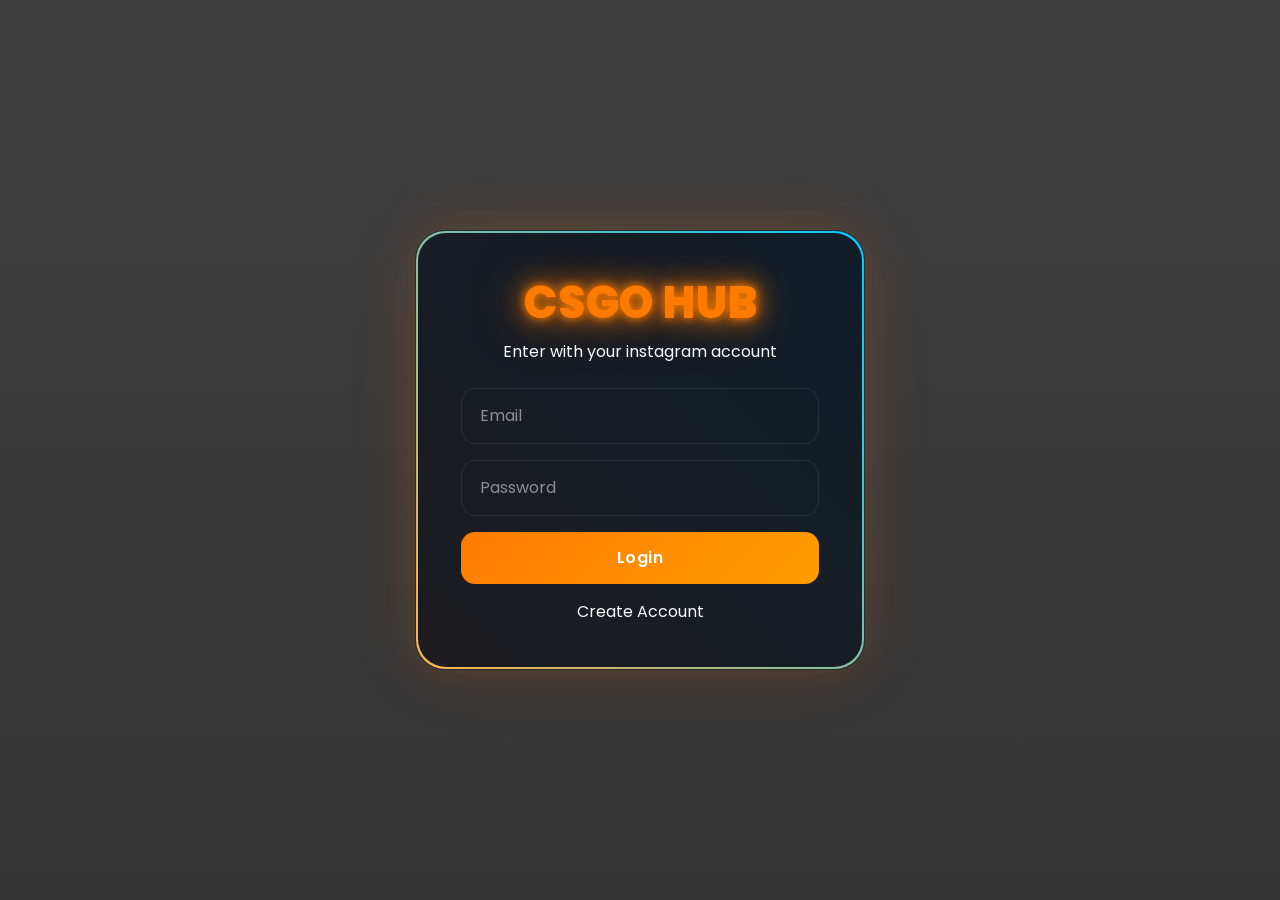
<file: CSGO/index.html>
<!DOCTYPE html>
<html lang="en">
<head>
<meta charset="UTF-8">
<meta name="viewport" content="width=device-width, initial-scale=1.0">

<title>CSGO Hub - Login</title>

<link href="https://cdn.jsdelivr.net/npm/bootstrap@5.3.3/dist/css/bootstrap.min.css" rel="stylesheet">
<link rel="stylesheet" href="style.css">

</head>
<body class="login-page">

<div class="glass-card login-box">

    <h1 class="logo">CSGO HUB</h1>

    <p class="text-light text-center mb-4">
        Enter with your instagram account
    </p>

    <form action="home.html">

        <div class="mb-3">
            <input type="email" class="form-control custom-input" placeholder="Email" required>
        </div>

        <div class="mb-3">
            <input type="password" class="form-control custom-input" placeholder="Password" required>
        </div>

        <button type="submit" class="btn btn-orange w-100 mb-3">
            Login
        </button>

        <div class="text-center">
            <a href="signup.html" class="text-decoration-none text-light">
                Create Account
            </a>
        </div>

    </form>

</div>

</body>
</html>
</file>
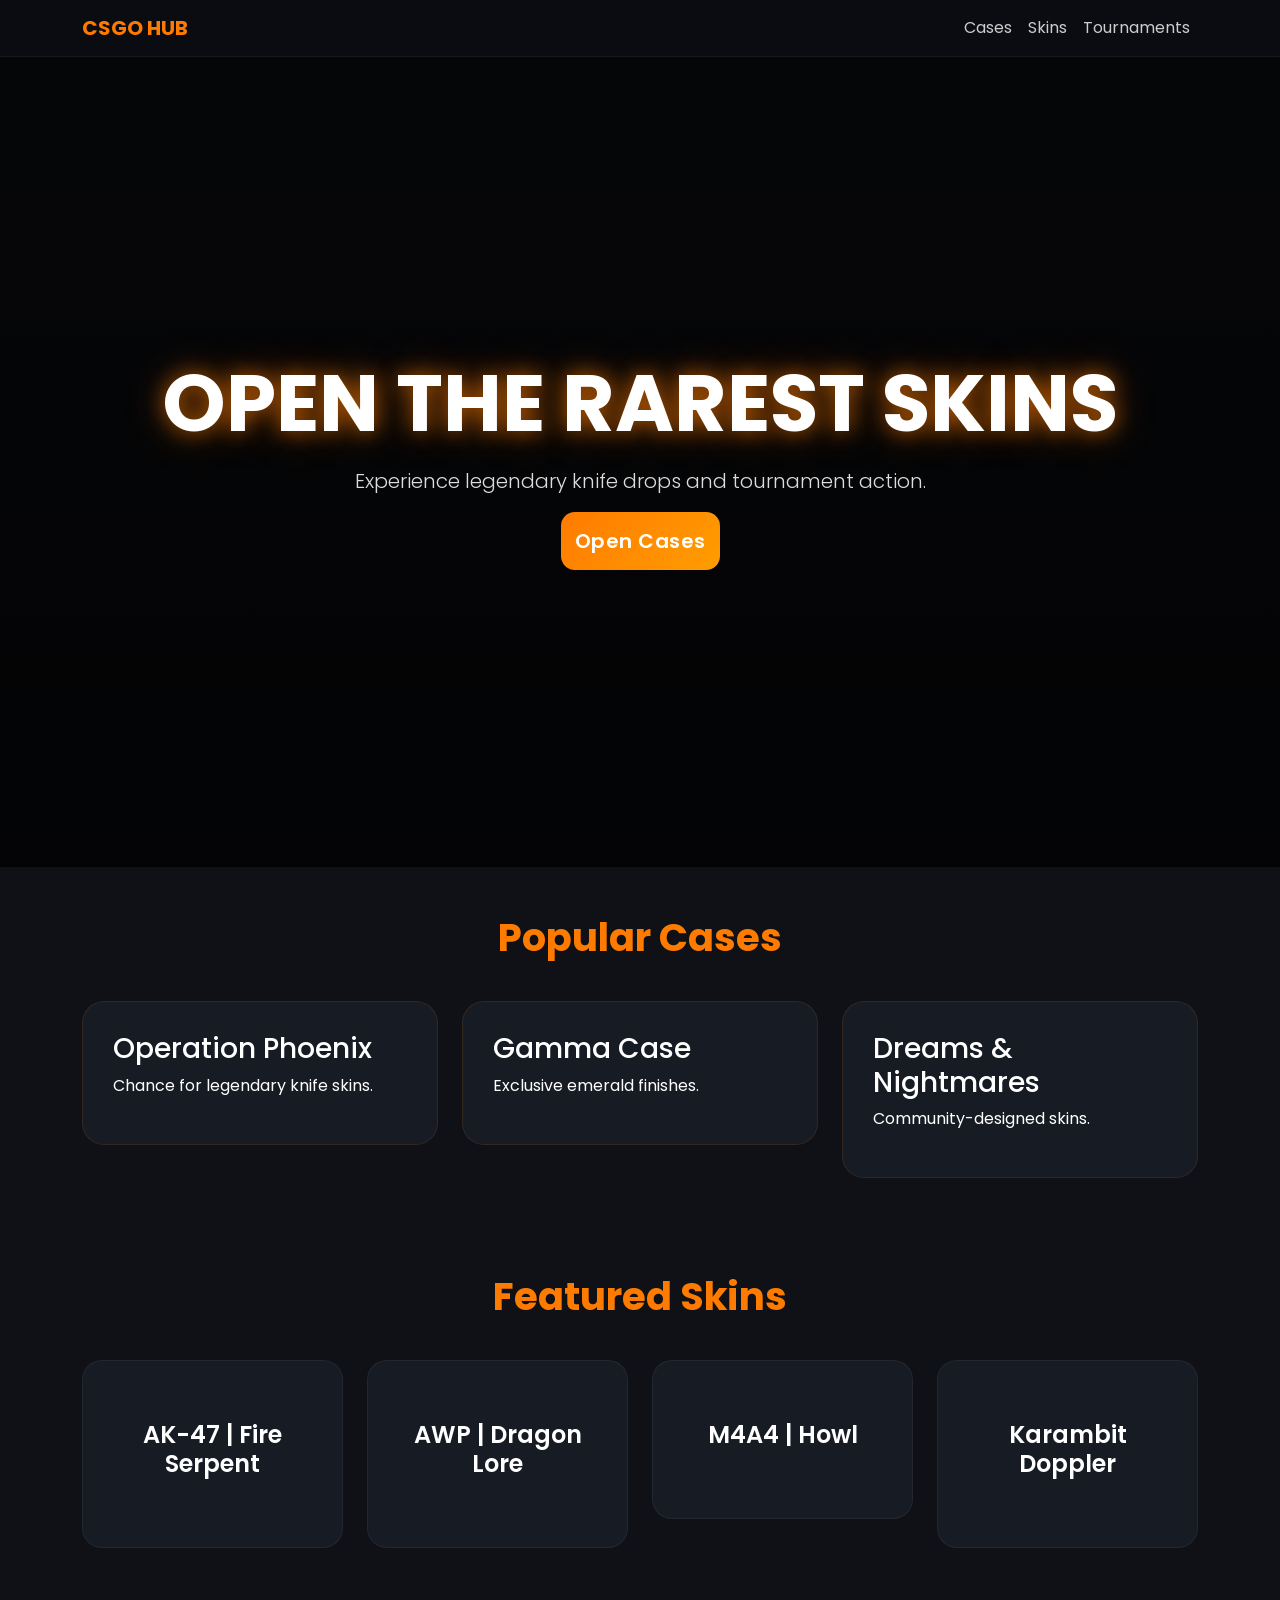
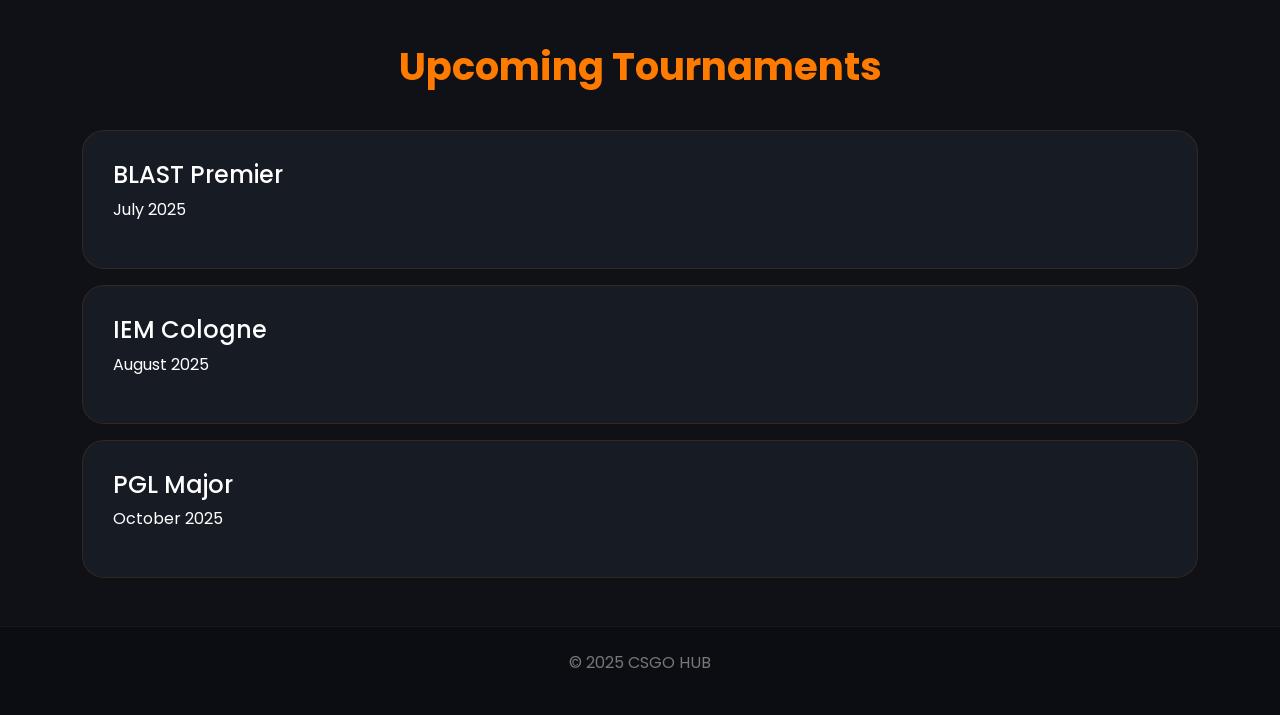
<file: CSGO/home.html>
<!DOCTYPE html>
<html lang="en">
<head>
<meta charset="UTF-8">
<meta name="viewport" content="width=device-width, initial-scale=1.0">

<title>CSGO Hub</title>

<link href="https://cdn.jsdelivr.net/npm/bootstrap@5.3.3/dist/css/bootstrap.min.css" rel="stylesheet">
<link rel="stylesheet" href="style.css">
</head>

<body>

<nav class="navbar navbar-expand-lg navbar-dark bg-dark sticky-top">
<div class="container">

<a class="navbar-brand fw-bold" href="#">
CSGO HUB
</a>

<ul class="navbar-nav ms-auto">
<li class="nav-item">
<a class="nav-link" href="#cases">Cases</a>
</li>

<li class="nav-item">
<a class="nav-link" href="#skins">Skins</a>
</li>

<li class="nav-item">
<a class="nav-link" href="#tournaments">Tournaments</a>
</li>
</ul>

</div>
</nav>

<section class="hero">

<div class="container text-center">

<h1 class="display-2 fw-bold">
OPEN THE RAREST SKINS
</h1>

<p class="lead">
Experience legendary knife drops and tournament action.
</p>

<a href="#" class="btn btn-orange btn-lg">
Open Cases
</a>

</div>

</section>

<section id="cases" class="container py-5">

<h2 class="section-title">Popular Cases</h2>

<div class="row g-4">

<div class="col-md-4">
<div class="game-card">
<h3>Operation Phoenix</h3>
<p>Chance for legendary knife skins.</p>
</div>
</div>

<div class="col-md-4">
<div class="game-card">
<h3>Gamma Case</h3>
<p>Exclusive emerald finishes.</p>
</div>
</div>

<div class="col-md-4">
<div class="game-card">
<h3>Dreams & Nightmares</h3>
<p>Community-designed skins.</p>
</div>
</div>

</div>

</section>

<section id="skins" class="container py-5">

<h2 class="section-title">Featured Skins</h2>

<div class="row g-4">

<div class="col-md-3">
<div class="skin-card">
<h4>AK-47 | Fire Serpent</h4>
</div>
</div>

<div class="col-md-3">
<div class="skin-card">
<h4>AWP | Dragon Lore</h4>
</div>
</div>

<div class="col-md-3">
<div class="skin-card">
<h4>M4A4 | Howl</h4>
</div>
</div>

<div class="col-md-3">
<div class="skin-card">
<h4>Karambit Doppler</h4>
</div>
</div>

</div>

</section>

<section id="tournaments" class="container py-5">

<h2 class="section-title">Upcoming Tournaments</h2>

<div class="game-card mb-3">
<h4>BLAST Premier</h4>
<p>July 2025</p>
</div>

<div class="game-card mb-3">
<h4>IEM Cologne</h4>
<p>August 2025</p>
</div>

<div class="game-card">
<h4>PGL Major</h4>
<p>October 2025</p>
</div>

</section>

<footer class="text-center py-4">
<p>© 2025 CSGO HUB</p>
</footer>

</body>
</html>
</file>
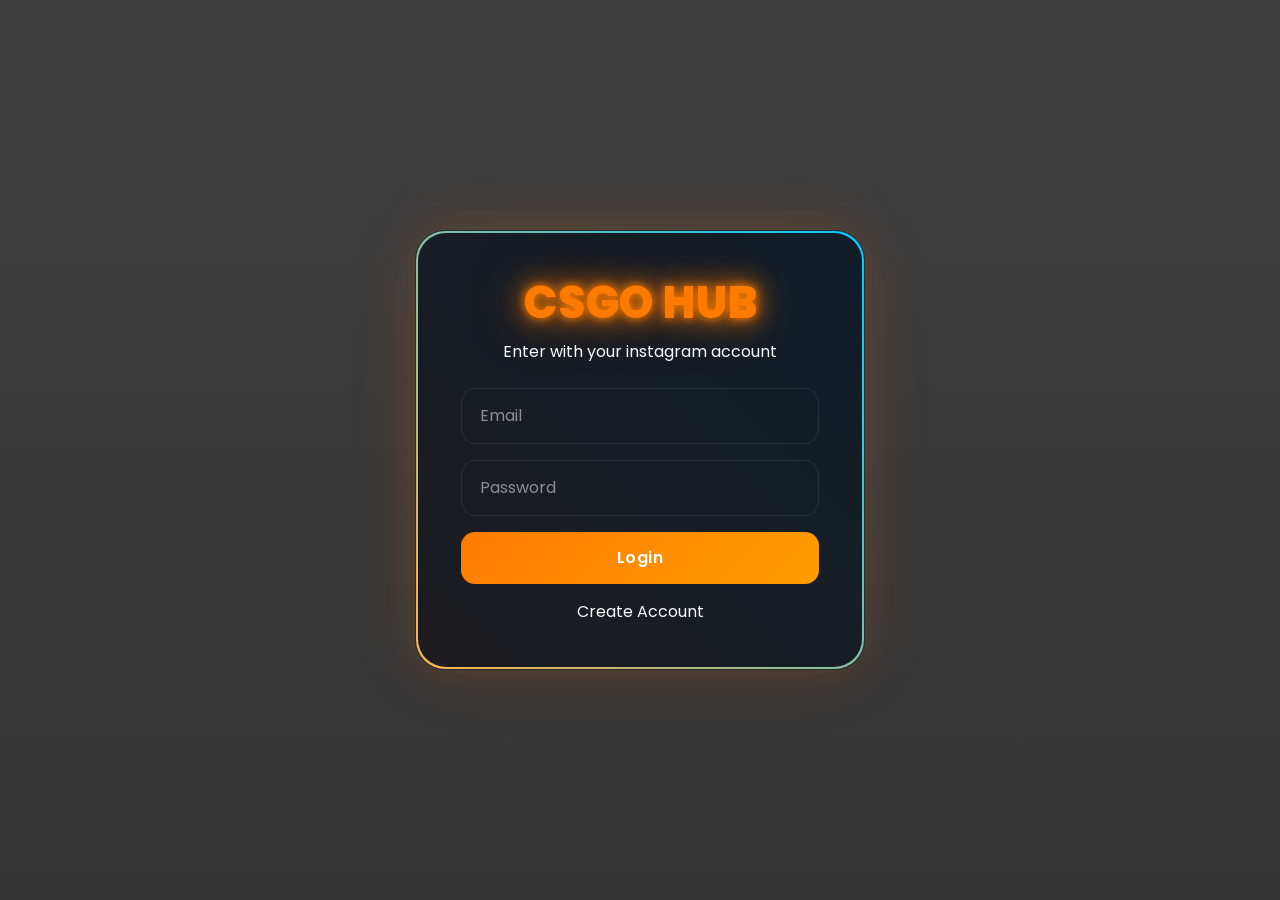
<file: CSGO/login.html>
<!DOCTYPE html>
<html lang="en">
<head>
<meta charset="UTF-8">
<meta name="viewport" content="width=device-width, initial-scale=1.0">

<title>CSGO Hub - Login</title>

<link href="https://cdn.jsdelivr.net/npm/bootstrap@5.3.3/dist/css/bootstrap.min.css" rel="stylesheet">
<link rel="stylesheet" href="style.css">

</head>
<body class="login-page">

<div class="glass-card login-box">

    <h1 class="logo">CSGO HUB</h1>

    <p class="text-light text-center mb-4">
        Enter with your instagram account
    </p>

    <form action="home.html">

        <div class="mb-3">
            <input type="email" class="form-control custom-input" placeholder="Email" required>
        </div>

        <div class="mb-3">
            <input type="password" class="form-control custom-input" placeholder="Password" required>
        </div>

        <button type="submit" class="btn btn-orange w-100 mb-3">
            Login
        </button>

        <div class="text-center">
            <a href="signup.html" class="text-decoration-none text-light">
                Create Account
            </a>
        </div>

    </form>

</div>

</body>
</html>
</file>
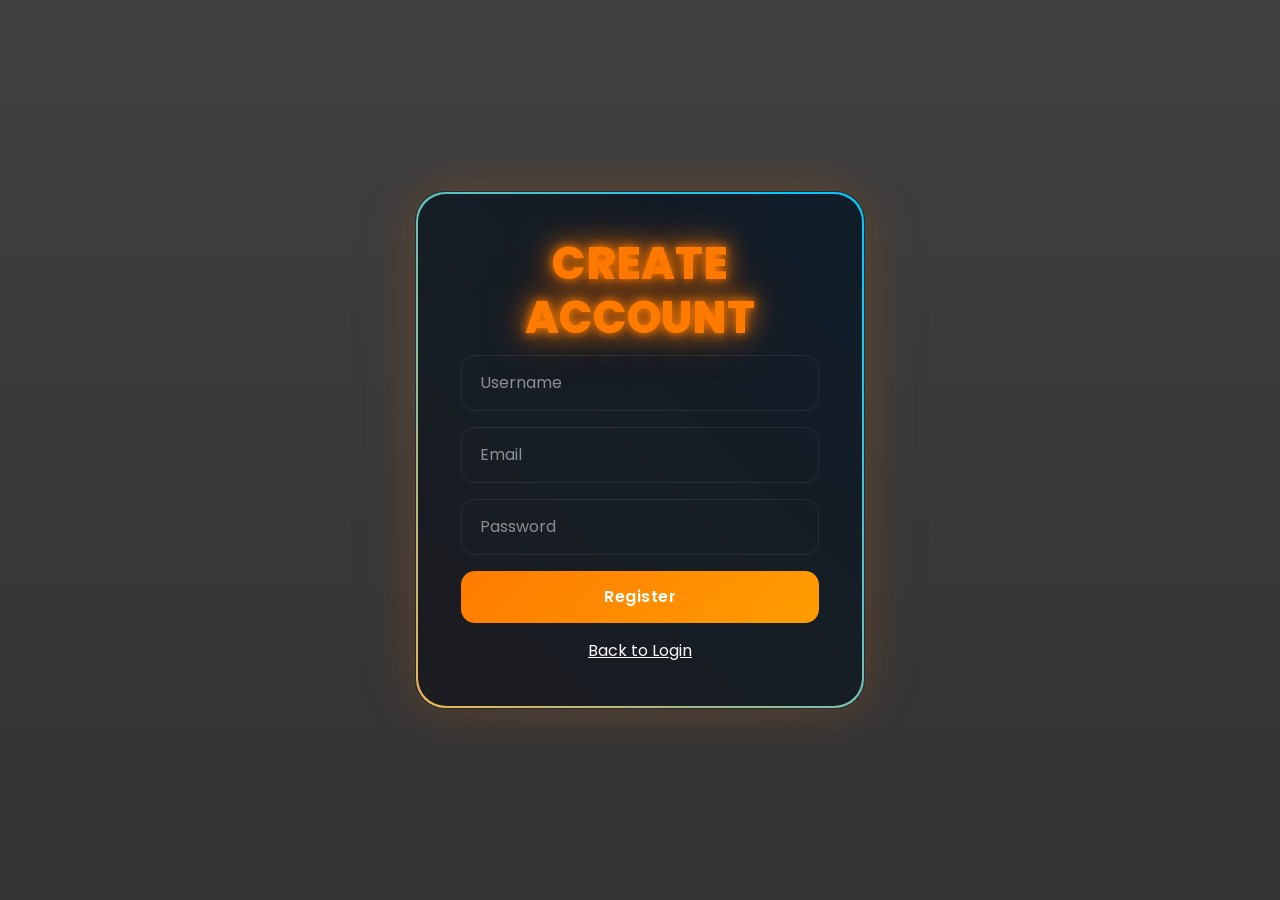
<file: CSGO/signup.html>
<!DOCTYPE html>
<html lang="en">
<head>
<meta charset="UTF-8">
<meta name="viewport" content="width=device-width, initial-scale=1.0">

<title>Sign Up</title>

<link href="https://cdn.jsdelivr.net/npm/bootstrap@5.3.3/dist/css/bootstrap.min.css" rel="stylesheet">
<link rel="stylesheet" href="style.css">
</head>

<body class="login-page">

<div class="container vh-100 d-flex justify-content-center align-items-center">

<div class="glass-card login-box">

<h2 class="logo">CREATE ACCOUNT</h2>

<form>

<input class="form-control custom-input mb-3" placeholder="Username" required>

<input class="form-control custom-input mb-3" placeholder="Email" required>

<input class="form-control custom-input mb-3" type="password" placeholder="Password" required>

<button class="btn btn-orange w-100">
Register
</button>

<div class="text-center mt-3">
<a href="index.html" class="text-light">
Back to Login
</a>
</div>

</form>

</div>

</div>

</body>
</html>
</file>
<file: CSGO/style.css>
@import url('https://fonts.googleapis.com/css2?family=Poppins:wght@300;400;500;600;700;800&display=swap');

*{
    margin:0;
    padding:0;
    box-sizing:border-box;
    font-family:'Poppins',sans-serif;
}

html,
body{
    width:100%;
    min-height:100vh;
}

body{
    background:#0f1117;
    color:#fff;
    overflow-x:hidden;
}

/* =========================
   LOGIN PAGE
========================= */

.login-page{
    min-height:100vh;
    display:flex;
    justify-content:center;
    align-items:center;

    background:
    linear-gradient(
        rgba(0,0,0,.75),
        rgba(0,0,0,.8)
    ),
    url('https://images.unsplash.com/photo-1542751371-adc38448a05e');

    background-size:cover;
    background-position:center;
    background-repeat:no-repeat;
}

/* =========================
   GLASS CARD
========================= */

.glass-card{
    position:relative;
    width:100%;
    max-width:450px;

    padding:45px;

    background:rgba(17,21,30,0.85);

    backdrop-filter:blur(20px);
    -webkit-backdrop-filter:blur(20px);

    border-radius:30px;

    border:1px solid rgba(255,255,255,0.08);

    box-shadow:
        0 0 40px rgba(255,123,0,.15),
        0 0 80px rgba(255,123,0,.08);

    overflow:hidden;
}

/* Animated Border */

.glass-card::before{
    content:"";
    position:absolute;
    inset:-2px;

    background:linear-gradient(
        45deg,
        #ff7b00,
        #ffb347,
        #00c8ff,
        #ff7b00
    );

    background-size:300% 300%;
    animation:borderGlow 8s linear infinite;

    border-radius:32px;
    z-index:-2;
}

.glass-card::after{
    content:"";
    position:absolute;
    inset:2px;

    background:rgba(17,21,30,0.95);
    border-radius:28px;

    z-index:-1;
}

@keyframes borderGlow{
    0%{
        background-position:0% 50%;
    }
    50%{
        background-position:100% 50%;
    }
    100%{
        background-position:0% 50%;
    }
}

/* =========================
   LOGO
========================= */

.logo{
    text-align:center;
    font-size:2.8rem;
    font-weight:800;

    color:#ff7b00;

    text-shadow:
        0 0 10px #ff7b00,
        0 0 25px #ff7b00,
        0 0 50px rgba(255,123,0,.5);

    margin-bottom:10px;
}

/* =========================
   INPUTS
========================= */

.custom-input{
    background:rgba(255,255,255,.05);
    border:1px solid rgba(255,255,255,.08);

    color:#fff;

    padding:15px 18px;

    border-radius:14px;

    transition:.3s ease;
}

.custom-input::placeholder{
    color:rgba(255,255,255,.5);
}

.custom-input:focus{
    background:rgba(255,255,255,.08);
    color:#fff;

    border-color:#ff7b00;

    box-shadow:
        0 0 10px rgba(255,123,0,.3),
        0 0 25px rgba(255,123,0,.25);

    outline:none;
}

.form-control{
    background:transparent;
}

/* =========================
   BUTTON
========================= */

.btn-orange{
    background:linear-gradient(
        135deg,
        #ff7b00,
        #ff9d00
    );

    border:none;
    color:white;

    padding:14px;

    border-radius:14px;

    font-weight:600;
    letter-spacing:.5px;

    transition:.3s ease;
}

.btn-orange:hover{
    transform:translateY(-4px);

    box-shadow:
        0 10px 25px rgba(255,123,0,.35),
        0 0 30px rgba(255,123,0,.4);

    color:white;
}

.btn-orange:active{
    transform:translateY(0);
}

/* =========================
   HERO SECTION
========================= */

.hero{
    height:90vh;

    display:flex;
    justify-content:center;
    align-items:center;

    text-align:center;

    background:
    linear-gradient(
        rgba(0,0,0,.65),
        rgba(0,0,0,.8)
    ),
    url('https://images.unsplash.com/photo-1511512578047-dfb367046420');

    background-size:cover;
    background-position:center;
}

.hero h1{
    font-size:5rem;
    font-weight:800;

    text-shadow:
        0 0 20px rgba(255,123,0,.6),
        0 0 40px rgba(255,123,0,.4);
}

.hero p{
    color:#ddd;
    margin-top:15px;
}

/* =========================
   SECTION TITLES
========================= */

.section-title{
    font-size:2.4rem;
    font-weight:700;

    color:#ff7b00;

    margin-bottom:40px;

    text-align:center;
}

/* =========================
   GAME CARDS
========================= */

.game-card{
    background:#171b24;

    border-radius:22px;

    padding:30px;

    border:1px solid rgba(255,123,0,.12);

    transition:.35s ease;
}

.game-card:hover{
    transform:translateY(-8px);

    border-color:#ff7b00;

    box-shadow:
        0 0 20px rgba(255,123,0,.2),
        0 0 40px rgba(255,123,0,.15);
}

/* =========================
   SKIN CARDS
========================= */

.skin-card{
    background:#171b24;

    border-radius:20px;

    padding:60px 20px;

    text-align:center;

    border:1px solid rgba(255,255,255,.05);

    transition:.35s ease;

    cursor:pointer;
}

.skin-card:hover{
    transform:translateY(-8px) scale(1.03);

    border-color:#00c8ff;

    box-shadow:
        0 0 20px rgba(0,200,255,.25),
        0 0 40px rgba(0,200,255,.15);
}

.skin-card h4{
    font-weight:600;
}

/* =========================
   NAVBAR
========================= */

.navbar{
    backdrop-filter:blur(10px);
    background:rgba(11,13,18,.9) !important;
    border-bottom:1px solid rgba(255,255,255,.05);
}

.navbar-brand{
    color:#ff7b00 !important;
    font-weight:700;
}

.nav-link{
    color:#ccc !important;
    transition:.3s;
}

.nav-link:hover{
    color:#ff7b00 !important;
}

/* =========================
   FOOTER
========================= */

footer{
    background:#0b0d12;
    color:#777;
    border-top:1px solid rgba(255,255,255,.05);
}

/* =========================
   SCROLLBAR
========================= */

::-webkit-scrollbar{
    width:10px;
}

::-webkit-scrollbar-track{
    background:#11151e;
}

::-webkit-scrollbar-thumb{
    background:#ff7b00;
    border-radius:20px;
}

::-webkit-scrollbar-thumb:hover{
    background:#ff9500;
}

/* =========================
   MOBILE
========================= */

@media(max-width:768px){

    .glass-card{
        width:90%;
        padding:35px 25px;
    }

    .logo{
        font-size:2.2rem;
    }

    .hero h1{
        font-size:3rem;
    }

    .section-title{
        font-size:2rem;
    }
}
</file>
